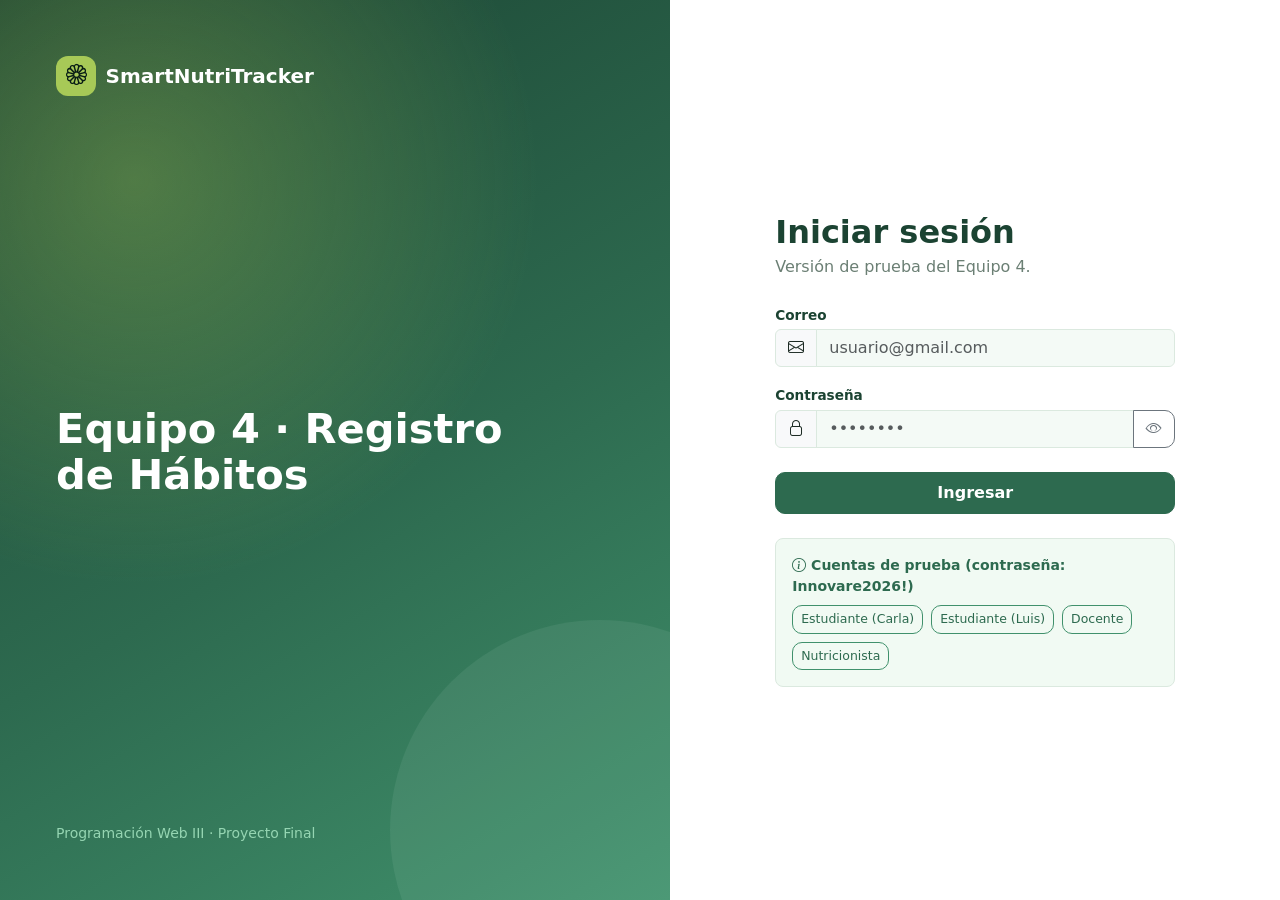
<file: src/SmartNutriTracker.Api/wwwroot/index.html>
<!DOCTYPE html>
<html lang="es">
<head>
  <meta charset="utf-8">
  <meta name="viewport" content="width=device-width, initial-scale=1">
  <title>Ingresar · SmartNutriTracker · Prueba Equipo 4</title>
  <link rel="icon" href="img/logo.svg" type="image/svg+xml">
  <link rel="stylesheet" href="lib/bootstrap/bootstrap.min.css">
  <link rel="stylesheet" href="lib/bootstrap-icons/bootstrap-icons.min.css">
  <link rel="stylesheet" href="css/app.css">
</head>
<body>
  <div class="login-wrap">
    <section class="login-hero">
      <div class="marca"><span class="logo"><i class="bi bi-flower1"></i></span> SmartNutriTracker</div>
      <div style="position:relative;z-index:1;max-width:480px">
        <h1 class="mb-3">Equipo 4 · Registro de Hábitos</h1>
      </div>
      <small style="color:var(--snt-300);position:relative;z-index:1">Programación Web III · Proyecto Final</small>
    </section>

    <section class="login-form">
      <div class="login-card">
        <div class="marca mb-4 d-lg-none"><span class="logo"><i class="bi bi-flower1"></i></span> SmartNutriTracker</div>
        <h2 class="fw-bold mb-1" style="color:var(--snt-900)">Iniciar sesión</h2>
        <p class="muted mb-4">Versión de prueba del Equipo 4.</p>

        <div id="error" class="alert alert-danger d-none" role="alert"></div>

        <form id="form-login" novalidate>
          <div class="mb-3">
            <label class="form-label" for="correo">Correo</label>
            <div class="input-group">
              <span class="input-group-text"><i class="bi bi-envelope"></i></span>
              <input id="correo" type="email" class="form-control" placeholder="usuario@gmail.com" required autocomplete="username">
            </div>
          </div>
          <div class="mb-4">
            <label class="form-label" for="password">Contraseña</label>
            <div class="input-group">
              <span class="input-group-text"><i class="bi bi-lock"></i></span>
              <input id="password" type="password" class="form-control" placeholder="••••••••" required autocomplete="current-password">
              <button class="btn btn-outline-secondary" type="button" id="ver-password" title="Mostrar contraseña"><i class="bi bi-eye"></i></button>
            </div>
          </div>
          <button class="btn btn-primary w-100 py-2 fw-semibold" type="submit" id="btn-ingresar">
            <span class="spinner-border spinner-border-sm d-none me-2" id="spinner"></span>Ingresar
          </button>
        </form>

        <div class="mt-4 p-3 rounded-3" style="background:var(--snt-50);border:1px solid var(--snt-borde)">
          <div class="small fw-semibold mb-2" style="color:var(--snt-800)"><i class="bi bi-info-circle"></i> Cuentas de prueba (contraseña: Innovare2026!)</div>
          <div class="d-flex flex-wrap gap-2 cuentas-demo">
            <button class="btn btn-sm btn-outline-primary" data-correo="carla.flores@innovare.edu.bo">Estudiante (Carla)</button>
            <button class="btn btn-sm btn-outline-primary" data-correo="luis.quispe@innovare.edu.bo">Estudiante (Luis)</button>
            <button class="btn btn-sm btn-outline-primary" data-correo="jvargas@innovare.edu.bo">Docente</button>
            <button class="btn btn-sm btn-outline-primary" data-correo="nutricion@innovare.edu.bo">Nutricionista</button>
          </div>
        </div>
      </div>
    </section>
  </div>
  <script type="module" src="js/login.js"></script>
</body>
</html>
</file>
<file: src/SmartNutriTracker.Api/wwwroot/css/app.css>
/* =====================================================================
   SmartNutriTracker – Paleta verde
   ===================================================================== */
:root {
  --snt-950: #081c15;
  --snt-900: #1b4332;
  --snt-800: #2d6a4f;
  --snt-700: #40916c;
  --snt-600: #52b788;
  --snt-400: #74c69d;
  --snt-300: #95d5b2;
  --snt-200: #b7e4c7;
  --snt-100: #d8f3dc;
  --snt-50:  #f1faf3;
  --snt-lima: #a7c957;
  --snt-ambar: #e9c46a;
  --snt-coral: #e76f51;
  --snt-rojo: #c0392b;
  --snt-texto: #1d2b24;
  --snt-gris: #6b7f74;
  --snt-borde: #dbe9df;
  --snt-sombra: 0 4px 18px rgba(27, 67, 50, .08);
  --snt-radio: 14px;

  --bs-primary: #2d6a4f;
  --bs-primary-rgb: 45, 106, 79;
  --bs-success: #40916c;
  --bs-success-rgb: 64, 145, 108;
  --bs-link-color: #2d6a4f;
  --bs-link-color-rgb: 45, 106, 79;
  --bs-link-hover-color: #1b4332;
  --bs-link-hover-color-rgb: 27, 67, 50;
  --bs-body-color: #1d2b24;
  --bs-body-bg: #f4faf6;
  --bs-border-color: #dbe9df;
  --bs-font-sans-serif: "Segoe UI", system-ui, -apple-system, "Helvetica Neue", Arial, sans-serif;
  --bs-focus-ring-color: rgba(82, 183, 136, .35);
}

body { background: var(--bs-body-bg); color: var(--snt-texto); }

/* ---------- Botones ---------- */
.btn-primary {
  --bs-btn-bg: var(--snt-800); --bs-btn-border-color: var(--snt-800);
  --bs-btn-hover-bg: var(--snt-900); --bs-btn-hover-border-color: var(--snt-900);
  --bs-btn-active-bg: var(--snt-950); --bs-btn-active-border-color: var(--snt-950);
  --bs-btn-disabled-bg: var(--snt-700); --bs-btn-disabled-border-color: var(--snt-700);
  --bs-btn-focus-shadow-rgb: 82, 183, 136;
}
.btn-success {
  --bs-btn-bg: var(--snt-700); --bs-btn-border-color: var(--snt-700);
  --bs-btn-hover-bg: var(--snt-800); --bs-btn-hover-border-color: var(--snt-800);
  --bs-btn-active-bg: var(--snt-900);
}
.btn-outline-primary {
  --bs-btn-color: var(--snt-800); --bs-btn-border-color: var(--snt-700);
  --bs-btn-hover-bg: var(--snt-800); --bs-btn-hover-border-color: var(--snt-800);
  --bs-btn-active-bg: var(--snt-900); --bs-btn-active-border-color: var(--snt-900);
}
.btn-lima { background: var(--snt-lima); color: var(--snt-950); border: none; }
.btn-lima:hover { background: #95b84a; color: var(--snt-950); }
.btn { border-radius: 10px; }

.form-control:focus, .form-select:focus { border-color: var(--snt-600); box-shadow: 0 0 0 .2rem var(--bs-focus-ring-color); }
.form-check-input:checked { background-color: var(--snt-700); border-color: var(--snt-700); }
.form-label { font-weight: 600; font-size: .85rem; color: var(--snt-900); margin-bottom: .25rem; }

/* ---------- Login ---------- */
.login-wrap { min-height: 100vh; display: grid; grid-template-columns: 1.1fr 1fr; }
.login-hero {
  background: radial-gradient(circle at 20% 20%, rgba(167, 201, 87, .35), transparent 45%),
              linear-gradient(150deg, var(--snt-900), var(--snt-800) 55%, var(--snt-700));
  color: #fff; padding: 3.5rem; display: flex; flex-direction: column; justify-content: space-between; position: relative; overflow: hidden;
}
.login-hero::after {
  content: ""; position: absolute; width: 420px; height: 420px; border-radius: 50%;
  right: -140px; bottom: -140px; background: rgba(216, 243, 220, .08);
}
.login-hero h1 { font-weight: 800; font-size: 2.6rem; line-height: 1.1; }
.login-hero .rasgo { display: flex; gap: .85rem; align-items: flex-start; margin-bottom: 1.1rem; }
.login-hero .rasgo i { font-size: 1.4rem; color: var(--snt-lima); }
.login-form { display: flex; align-items: center; justify-content: center; padding: 2rem; background: #fff; }
.login-card { width: 100%; max-width: 400px; }
.marca { display: flex; align-items: center; gap: .6rem; font-weight: 800; font-size: 1.25rem; }
.marca .logo {
  width: 40px; height: 40px; border-radius: 12px; display: grid; place-items: center;
  background: var(--snt-lima); color: var(--snt-950); font-size: 1.3rem;
}
.cuentas-demo button { font-size: .78rem; }
@media (max-width: 900px) { .login-wrap { grid-template-columns: 1fr; } .login-hero { display: none; } }

/* ---------- Layout ---------- */
.app { display: flex; min-height: 100vh; }
.sidebar {
  width: 260px; flex-shrink: 0; background: linear-gradient(180deg, var(--snt-900), var(--snt-950));
  color: var(--snt-100); display: flex; flex-direction: column; position: sticky; top: 0; height: 100vh; overflow-y: auto;
}
.sidebar .marca { padding: 1.25rem 1.25rem 1rem; color: #fff; }
.sidebar .seccion { font-size: .7rem; text-transform: uppercase; letter-spacing: .08em; color: var(--snt-400); padding: 1rem 1.4rem .35rem; }
.sidebar a.item {
  display: flex; align-items: center; gap: .75rem; padding: .58rem 1.4rem; color: var(--snt-200); text-decoration: none;
  border-left: 3px solid transparent; font-size: .93rem;
}
.sidebar a.item i { font-size: 1.05rem; width: 1.2rem; text-align: center; }
.sidebar a.item:hover { background: rgba(255, 255, 255, .06); color: #fff; }
.sidebar a.item.activo { background: rgba(167, 201, 87, .14); color: #fff; border-left-color: var(--snt-lima); font-weight: 600; }
.sidebar .pie { margin-top: auto; padding: 1rem 1.4rem; font-size: .75rem; color: var(--snt-400); }

.contenido { flex: 1; min-width: 0; display: flex; flex-direction: column; }
.topbar {
  background: #fff; border-bottom: 1px solid var(--snt-borde); padding: .7rem 1.6rem; display: flex; align-items: center; gap: 1rem;
  position: sticky; top: 0; z-index: 20;
}
.topbar h2 { font-size: 1.15rem; margin: 0; font-weight: 700; color: var(--snt-900); }
.topbar .acciones { margin-left: auto; display: flex; align-items: center; gap: .75rem; }
.avatar {
  width: 36px; height: 36px; border-radius: 50%; background: var(--snt-200); color: var(--snt-900);
  display: grid; place-items: center; font-weight: 700; font-size: .85rem;
}
.campana { position: relative; }
.campana .contador {
  position: absolute; top: -4px; right: -6px; background: var(--snt-coral); color: #fff; border-radius: 10px;
  font-size: .65rem; padding: 1px 5px; font-weight: 700;
}
main.vista { padding: 1.6rem; }
.menu-movil { display: none; }
@media (max-width: 992px) {
  .sidebar { position: fixed; left: -270px; z-index: 50; transition: left .2s; }
  .sidebar.abierto { left: 0; box-shadow: 0 0 40px rgba(0,0,0,.3); }
  .menu-movil { display: inline-flex; }
  main.vista { padding: 1rem; }
}

/* ---------- Tarjetas ---------- */
.tarjeta { background: #fff; border: 1px solid var(--snt-borde); border-radius: var(--snt-radio); box-shadow: var(--snt-sombra); }
.tarjeta > .cabecera { padding: 1rem 1.2rem .5rem; display: flex; align-items: center; gap: .5rem; }
.tarjeta > .cabecera h3 { font-size: 1rem; font-weight: 700; margin: 0; color: var(--snt-900); }
.tarjeta > .cuerpo { padding: .6rem 1.2rem 1.2rem; }

.kpi { padding: 1.1rem 1.2rem; display: flex; align-items: center; gap: 1rem; }
.kpi .icono { width: 48px; height: 48px; border-radius: 14px; display: grid; place-items: center; font-size: 1.35rem; flex-shrink: 0; }
.kpi .valor { font-size: 1.6rem; font-weight: 800; color: var(--snt-900); line-height: 1; }
.kpi .etiqueta { color: var(--snt-gris); font-size: .82rem; margin-top: .25rem; }
.ic-verde { background: var(--snt-100); color: var(--snt-800); }
.ic-lima { background: #eef5dc; color: #5f7a1f; }
.ic-ambar { background: #fbf1d6; color: #9a7417; }
.ic-coral { background: #fbe3dc; color: #b4472b; }

.progreso { height: 10px; border-radius: 10px; background: var(--snt-100); overflow: hidden; }
.progreso > div { height: 100%; background: linear-gradient(90deg, var(--snt-600), var(--snt-800)); border-radius: 10px; }
.progreso.excedido > div { background: linear-gradient(90deg, var(--snt-ambar), var(--snt-coral)); }

/* ---------- Tablas ---------- */
.table { --bs-table-hover-bg: var(--snt-50); margin-bottom: 0; }
.table thead th {
  background: var(--snt-50); color: var(--snt-800); font-size: .76rem; text-transform: uppercase; letter-spacing: .04em;
  border-bottom: 1px solid var(--snt-borde); white-space: nowrap;
}
.table td { vertical-align: middle; }

/* ---------- Badges ---------- */
.badge { font-weight: 600; border-radius: 8px; padding: .38em .62em; }
.b-verde { background: var(--snt-100); color: var(--snt-900); }
.b-lima { background: #eef5dc; color: #4e6519; }
.b-ambar { background: #fbf1d6; color: #85620f; }
.b-coral { background: #fbe3dc; color: #a33b22; }
.b-gris { background: #e9efeb; color: #4c5d53; }
.b-oscuro { background: var(--snt-800); color: #fff; }

/* ---------- Comidas y menú ---------- */
.comida { border: 1px solid var(--snt-borde); border-radius: 12px; padding: .8rem 1rem; margin-bottom: .75rem; background: #fff; }
.comida .titulo { display: flex; justify-content: space-between; align-items: center; font-weight: 700; color: var(--snt-900); margin-bottom: .35rem; }
.comida .item { display: flex; justify-content: space-between; gap: .75rem; padding: .35rem 0; border-top: 1px dashed var(--snt-borde); font-size: .92rem; }
.comida .item:first-of-type { border-top: none; }
.muted { color: var(--snt-gris); }
.observacion { background: var(--snt-50); border-left: 4px solid var(--snt-600); padding: .55rem .8rem; border-radius: 8px; margin-bottom: .45rem; font-size: .9rem; }
.observacion.alerta { border-left-color: var(--snt-ambar); background: #fffaf0; }

.vacio { text-align: center; padding: 2.5rem 1rem; color: var(--snt-gris); }
.vacio i { font-size: 2.4rem; color: var(--snt-300); display: block; margin-bottom: .5rem; }

.cargando { display: grid; place-items: center; padding: 3rem; color: var(--snt-700); }

.notif { padding: .75rem 1rem; border-bottom: 1px solid var(--snt-borde); display: flex; gap: .75rem; }
.notif.no-leida { background: var(--snt-50); }
.notif .ic { width: 34px; height: 34px; border-radius: 10px; display: grid; place-items: center; flex-shrink: 0; }

.toast-container { z-index: 2000; }
.modal-content { border-radius: var(--snt-radio); border: none; }
.modal-header { background: var(--snt-50); border-bottom: 1px solid var(--snt-borde); }
.modal-title { color: var(--snt-900); font-weight: 700; }
.nav-pills .nav-link.active { background: var(--snt-800); }
.nav-pills .nav-link { color: var(--snt-800); }
.chart-box { position: relative; height: 280px; }
</file>
